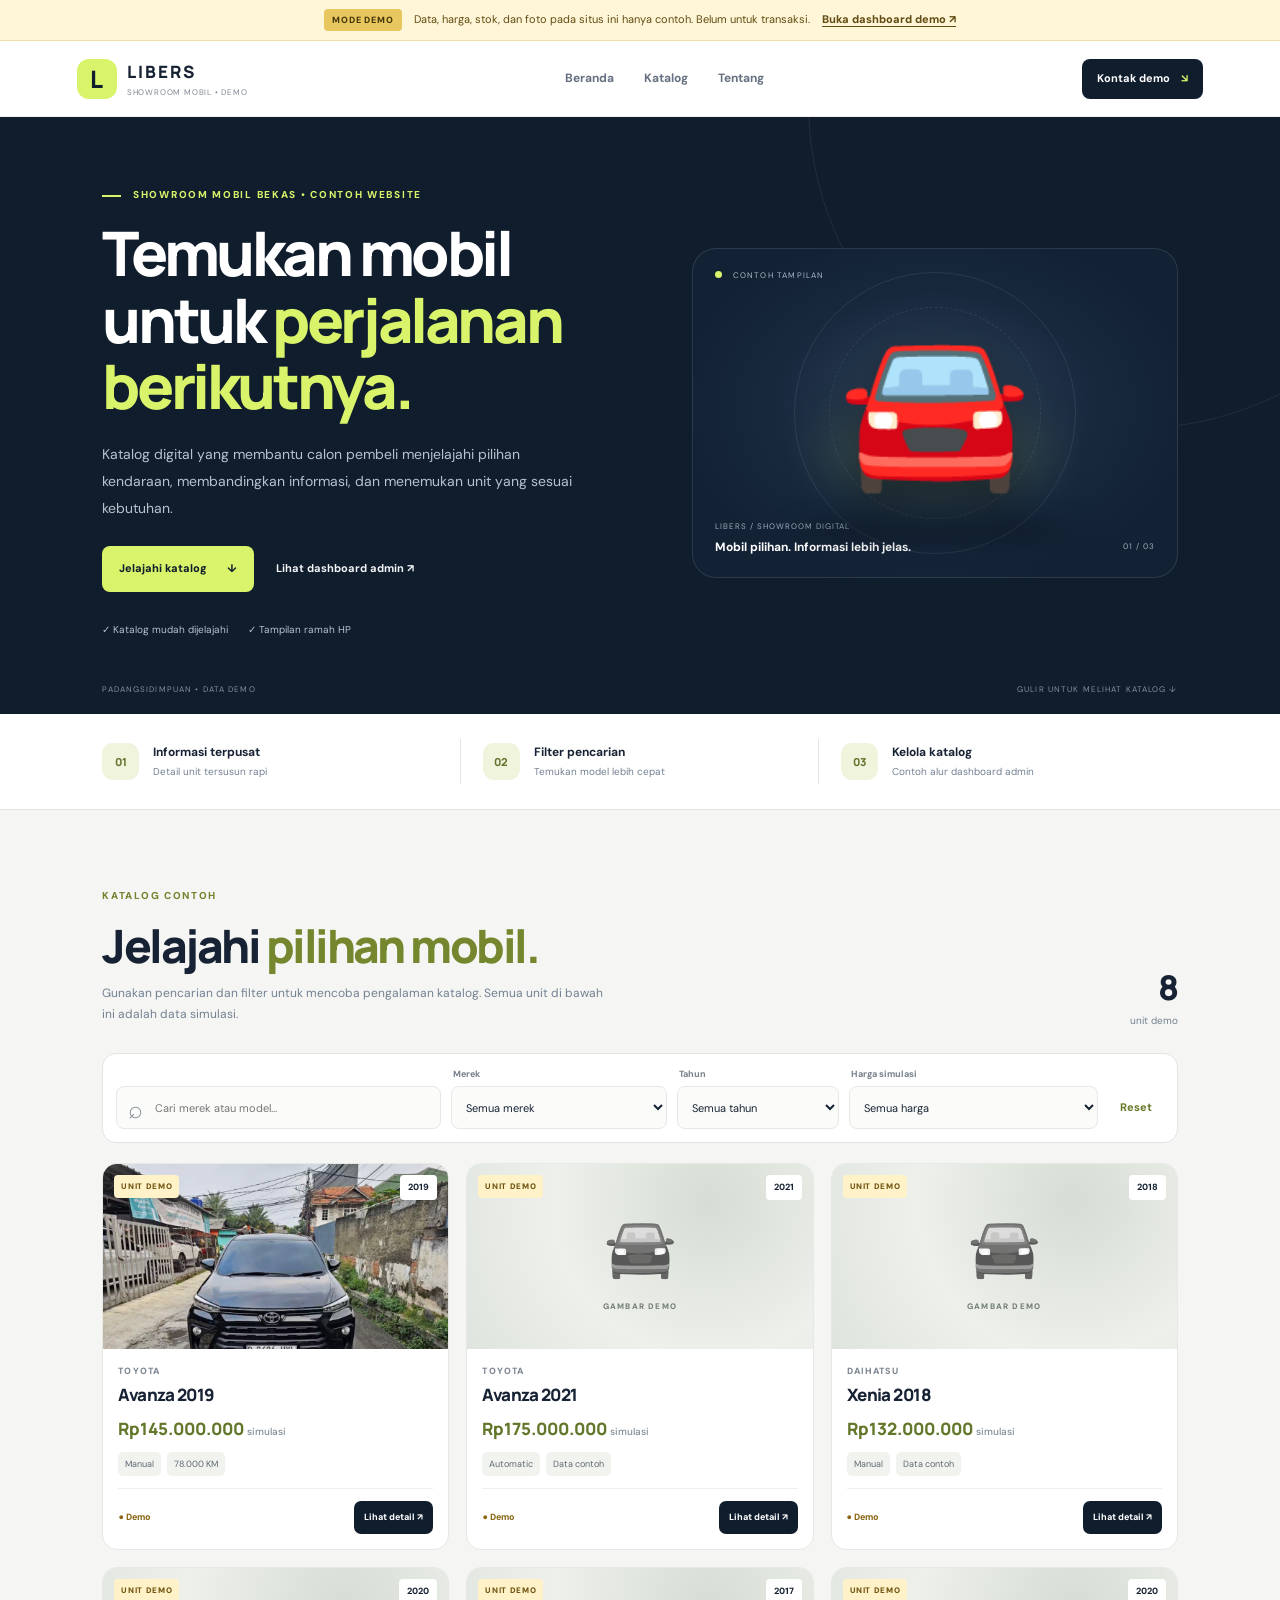
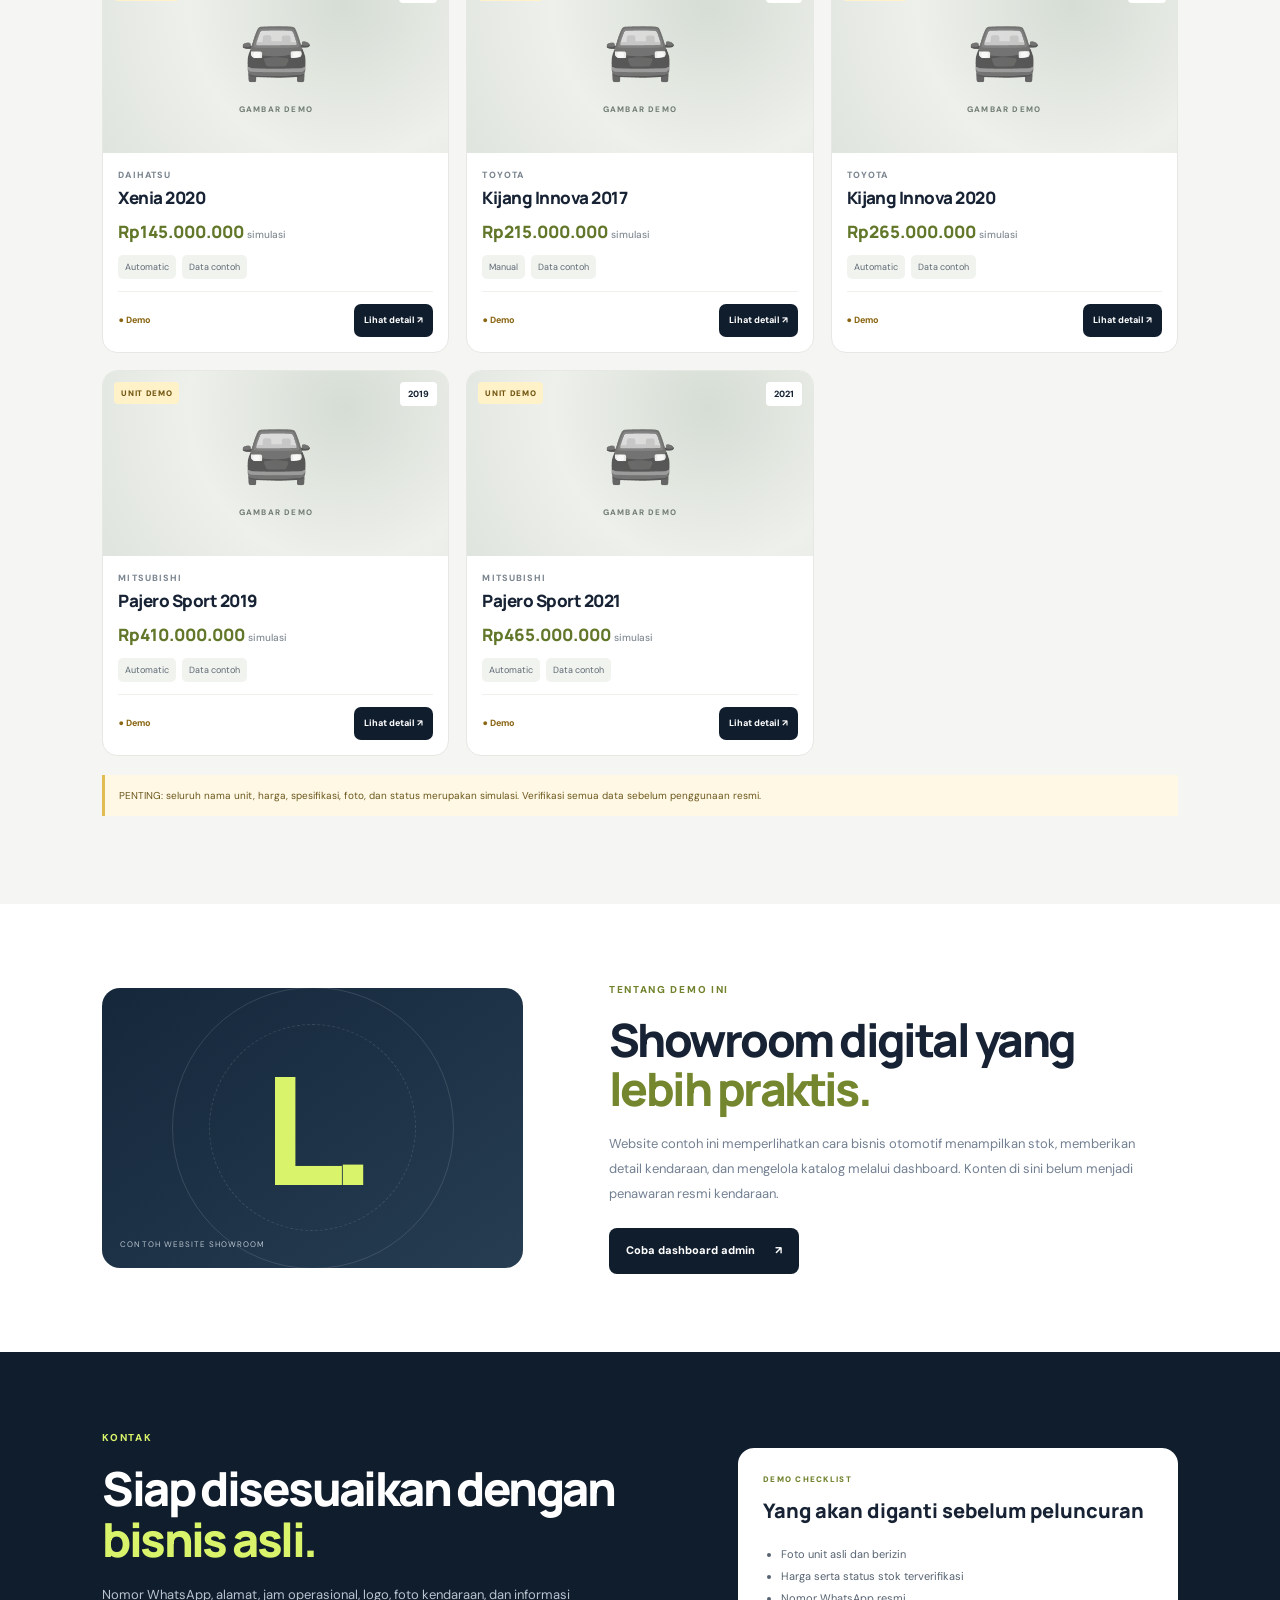
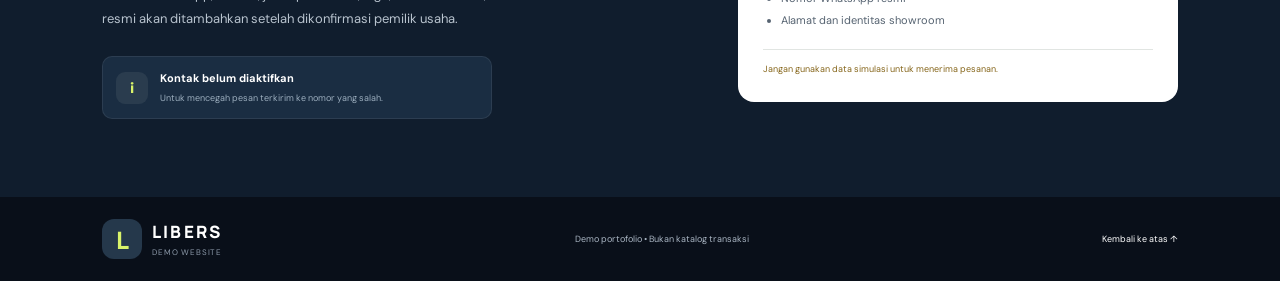
<file: index.html>
<!doctype html>
<html lang="id">
<head>
  <meta charset="UTF-8">
  <meta name="viewport" content="width=device-width, initial-scale=1">
  <meta name="theme-color" content="#101d2d">
  <meta name="description" content="Demo katalog mobil bekas Showroom Libers. Data dan harga pada halaman ini hanya simulasi.">
  <title>Showroom Libers | Demo Katalog Mobil</title>
  <link rel="preconnect" href="https://fonts.googleapis.com">
  <link rel="preconnect" href="https://fonts.gstatic.com" crossorigin>
  <link href="https://fonts.googleapis.com/css2?family=DM+Sans:wght@400;500;600;700&family=Manrope:wght@500;600;700;800&display=swap" rel="stylesheet">
  <link rel="stylesheet" href="style.css">
</head>
<body>
  <div class="demo-banner"><span class="demo-pill">MODE DEMO</span><span>Data, harga, stok, dan foto pada situs ini hanya contoh. Belum untuk transaksi.</span><a href="admin-demo.html">Buka dashboard demo ↗</a></div>
  <header class="site-header">
    <a class="brand" href="#beranda" aria-label="Showroom Libers, beranda"><span class="brand-mark">L</span><span><strong>LIBERS</strong><small>SHOWROOM MOBIL • DEMO</small></span></a>
    <nav><a href="#beranda">Beranda</a><a href="#katalog">Katalog</a><a href="#tentang">Tentang</a></nav>
    <a class="header-contact" href="#kontak">Kontak demo <span>↘</span></a>
  </header>
  <main>
    <section class="hero" id="beranda">
      <div class="hero-copy">
        <p class="eyebrow"><span></span> SHOWROOM MOBIL BEKAS • CONTOH WEBSITE</p>
        <h1>Temukan mobil untuk <em>perjalanan berikutnya.</em></h1>
        <p class="hero-lead">Katalog digital yang membantu calon pembeli menjelajahi pilihan kendaraan, membandingkan informasi, dan menemukan unit yang sesuai kebutuhan.</p>
        <div class="hero-actions"><a class="button button-lime" href="#katalog">Jelajahi katalog <span>↓</span></a><a class="text-link" href="admin-demo.html">Lihat dashboard admin ↗</a></div>
        <div class="hero-points"><span>✓ Katalog mudah dijelajahi</span><span>✓ Tampilan ramah HP</span></div>
      </div>
      <div class="hero-art">
        <div class="hero-art-top"><span class="dot"></span> CONTOH TAMPILAN</div>
        <div class="hero-car"><div class="car-glow"></div><div class="car-emoji">🚘</div><div class="car-shadow"></div></div>
        <div class="hero-caption"><span>LIBERS / SHOWROOM DIGITAL</span><strong>Mobil pilihan. Informasi lebih jelas.</strong></div>
        <div class="hero-number">01 / 03</div>
      </div>
      <div class="hero-foot"><span>PADANGSIDIMPUAN • DATA DEMO</span><span>GULIR UNTUK MELIHAT KATALOG ↓</span></div>
    </section>
    <section class="benefits">
      <div><span class="benefit-no">01</span><div><strong>Informasi terpusat</strong><small>Detail unit tersusun rapi</small></div></div>
      <div><span class="benefit-no">02</span><div><strong>Filter pencarian</strong><small>Temukan model lebih cepat</small></div></div>
      <div><span class="benefit-no">03</span><div><strong>Kelola katalog</strong><small>Contoh alur dashboard admin</small></div></div>
    </section>
    <section class="catalog section-pad" id="katalog">
      <div class="section-heading"><div><p class="eyebrow eyebrow-dark">KATALOG CONTOH</p><h2>Jelajahi <em>pilihan mobil.</em></h2><p class="section-intro">Gunakan pencarian dan filter untuk mencoba pengalaman katalog. Semua unit di bawah ini adalah data simulasi.</p></div><div class="count"><strong id="resultCount">8</strong><span>unit demo</span></div></div>
      <div class="filters">
        <label class="search"><span>⌕</span><input id="searchInput" type="search" placeholder="Cari merek atau model..." aria-label="Cari mobil"></label>
        <label><small>Merek</small><select id="brandFilter"><option value="all">Semua merek</option><option value="Toyota">Toyota</option><option value="Daihatsu">Daihatsu</option><option value="Mitsubishi">Mitsubishi</option></select></label>
        <label><small>Tahun</small><select id="yearFilter"><option value="all">Semua tahun</option><option>2017</option><option>2018</option><option>2019</option><option>2020</option><option>2021</option></select></label>
        <label><small>Harga simulasi</small><select id="priceFilter"><option value="all">Semua harga</option><option value="low">Di bawah Rp150 juta</option><option value="mid">Rp150–250 juta</option><option value="high">Di atas Rp250 juta</option></select></label>
        <button class="reset-button" id="resetFilters" type="button">Reset</button>
      </div>
      <div class="car-grid" id="carGrid" aria-live="polite"></div>
      <div class="empty-state" id="emptyState" hidden><h3>Belum ada unit yang cocok</h3><p>Coba ubah kata kunci atau filter pencarian.</p><button class="button button-dark" id="emptyReset" type="button">Tampilkan semua unit</button></div>
      <p class="catalog-note">PENTING: seluruh nama unit, harga, spesifikasi, foto, dan status merupakan simulasi. Verifikasi semua data sebelum penggunaan resmi.</p>
    </section>
    <section class="about section-pad" id="tentang"><div class="about-art"><span class="about-big">L.</span><span class="about-tag">CONTOH WEBSITE SHOWROOM</span></div><div><p class="eyebrow eyebrow-dark">TENTANG DEMO INI</p><h2>Showroom digital yang <em>lebih praktis.</em></h2><p>Website contoh ini memperlihatkan cara bisnis otomotif menampilkan stok, memberikan detail kendaraan, dan mengelola katalog melalui dashboard. Konten di sini belum menjadi penawaran resmi kendaraan.</p><a class="button button-dark" href="admin-demo.html">Coba dashboard admin <span>↗</span></a></div></section>
    <section class="contact section-pad" id="kontak"><div><p class="eyebrow">KONTAK</p><h2>Siap disesuaikan dengan <em>bisnis asli.</em></h2><p>Nomor WhatsApp, alamat, jam operasional, logo, foto kendaraan, dan informasi resmi akan ditambahkan setelah dikonfirmasi pemilik usaha.</p><div class="contact-placeholder"><span>i</span><div><strong>Kontak belum diaktifkan</strong><small>Untuk mencegah pesan terkirim ke nomor yang salah.</small></div></div></div><div class="contact-card"><span class="card-kicker">DEMO CHECKLIST</span><strong>Yang akan diganti sebelum peluncuran</strong><ul><li>Foto unit asli dan berizin</li><li>Harga serta status stok terverifikasi</li><li>Nomor WhatsApp resmi</li><li>Alamat dan identitas showroom</li></ul><span class="checklist-note">Jangan gunakan data simulasi untuk menerima pesanan.</span></div></section>
  </main>
  <footer class="footer"><a class="brand" href="#beranda"><span class="brand-mark">L</span><span><strong>LIBERS</strong><small>DEMO WEBSITE</small></span></a><span>Demo portofolio • Bukan katalog transaksi</span><a href="#beranda">Kembali ke atas ↑</a></footer>
  <dialog id="carDialog" class="car-dialog"><button class="dialog-close" id="dialogClose" aria-label="Tutup detail">×</button><div id="dialogContent"></div></dialog>
  <script src="script.js"></script>
</body>
</html>
</file>
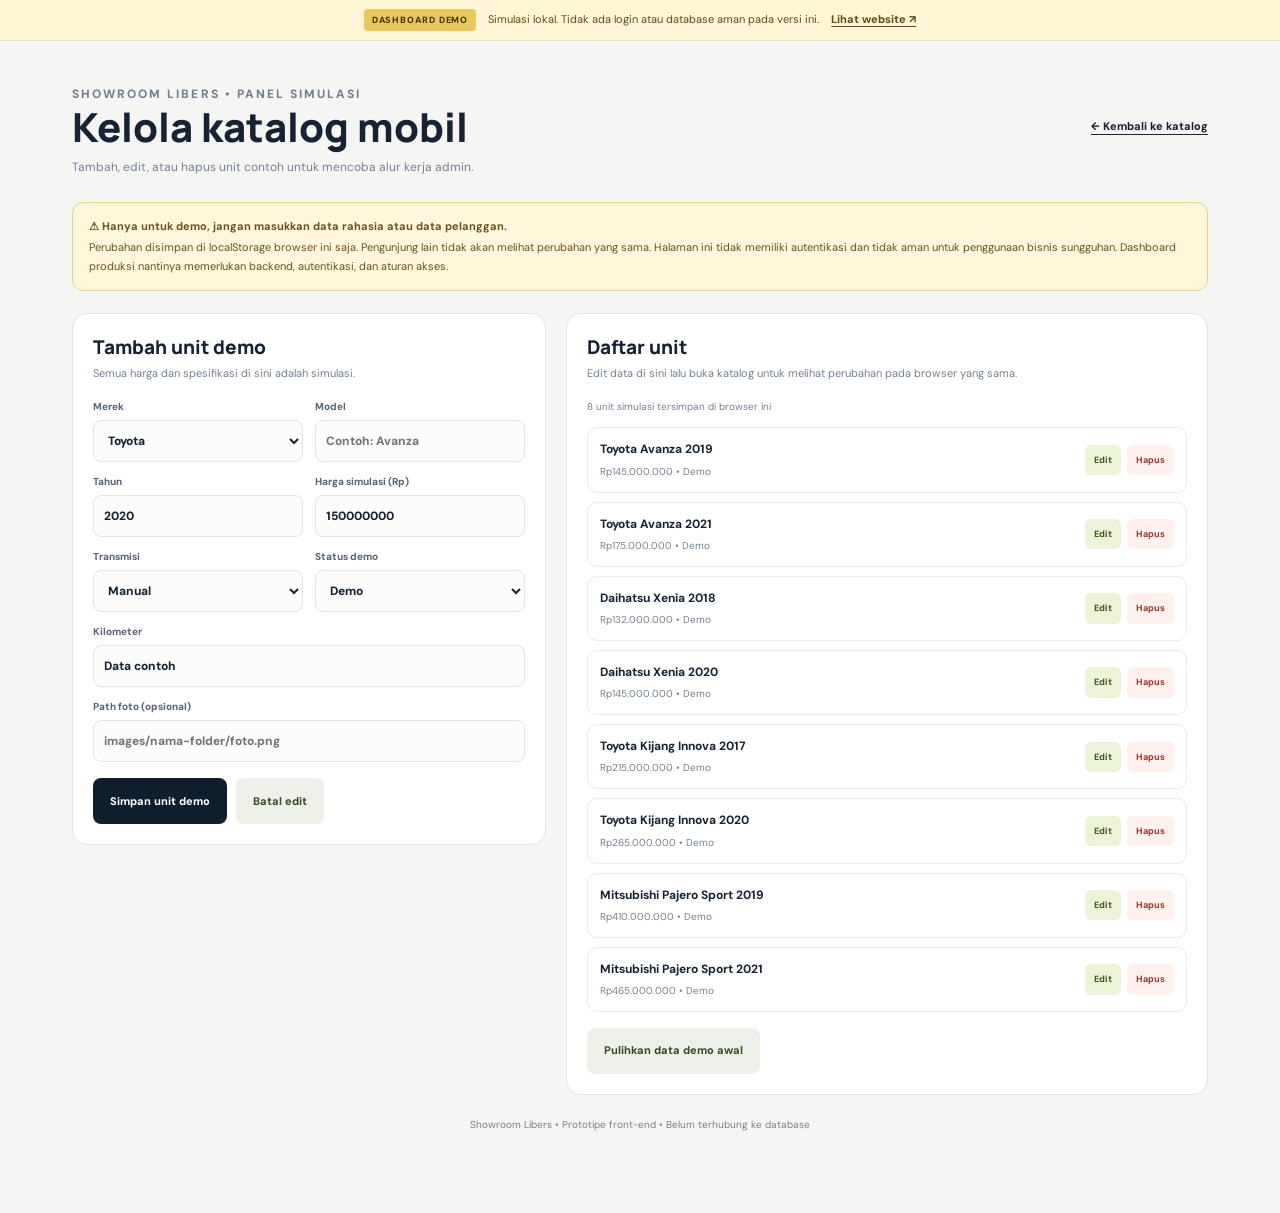
<file: admin-demo.html>
<!doctype html>
<html lang="id">
<head>
  <meta charset="UTF-8"><meta name="viewport" content="width=device-width, initial-scale=1">
  <meta name="theme-color" content="#101d2d">
  <title>Dashboard Demo | Showroom Libers</title>
  <link rel="preconnect" href="https://fonts.googleapis.com"><link rel="preconnect" href="https://fonts.gstatic.com" crossorigin>
  <link href="https://fonts.googleapis.com/css2?family=DM+Sans:wght@400;500;600;700&family=Manrope:wght@500;600;700;800&display=swap" rel="stylesheet">
  <link rel="stylesheet" href="style.css">
  <style>
    .admin-wrap{max-width:1180px;margin:0 auto;padding:35px 22px 70px}.admin-top{display:flex;justify-content:space-between;align-items:center;gap:16px;margin-bottom:25px}.admin-top h1{font:800 clamp(28px,4vw,40px)/1.1 var(--display);margin:0}.admin-top p{font-size:12px;color:var(--muted);margin:9px 0 0}.back-link{font-size:11px;font-weight:800;text-decoration:underline;text-underline-offset:4px}.warning{padding:14px 16px;border:1px solid #e8d18b;background:#fff6dc;color:#69531a;border-radius:11px;font-size:11px;line-height:1.7;margin-bottom:22px}.warning strong{display:block;margin-bottom:3px}.admin-grid{display:grid;grid-template-columns:.85fr 1.15fr;gap:20px;align-items:start}.panel{background:#fff;border:1px solid var(--line);border-radius:15px;padding:20px;min-width:0}.panel h2{font:800 19px var(--display);margin:0 0 5px}.panel-intro{font-size:11px;color:var(--muted);margin:0 0 17px}.form-grid{display:grid;grid-template-columns:1fr 1fr;gap:12px}.form-grid label{display:flex;flex-direction:column;gap:5px;font-size:10px;font-weight:800;color:#596575}.form-grid label.full{grid-column:1/-1}.form-grid input,.form-grid select{height:42px;border:1px solid var(--line);border-radius:8px;padding:0 10px;min-width:0;background:#fcfcfa;font-size:12px;color:var(--ink)}.form-actions{display:flex;gap:9px;flex-wrap:wrap;margin-top:16px}.secondary{background:#eef1e9;color:#3c4b22}.admin-list{display:flex;flex-direction:column;gap:9px}.admin-row{display:flex;justify-content:space-between;align-items:center;gap:12px;padding:12px;border:1px solid #e9ece7;border-radius:10px}.admin-row strong{display:block;font-size:12px}.admin-row small{display:block;color:var(--muted);font-size:10px;margin-top:4px}.admin-row-actions{display:flex;gap:6px;flex-shrink:0}.admin-row-actions button{border:0;border-radius:6px;padding:8px 9px;font-size:9px;font-weight:800;cursor:pointer}.edit-btn{background:#edf3d8;color:#46591c}.delete-btn{background:#fff0ee;color:#9c3c30}.admin-count{font-size:10px;color:var(--muted);margin-bottom:12px}.admin-footer{text-align:center;font-size:10px;color:var(--muted);margin-top:22px}
    @media(max-width:800px){.admin-grid{grid-template-columns:1fr}.admin-wrap{padding:25px 16px 55px}.panel{padding:16px}.admin-top{align-items:flex-start}.admin-top .brand{display:none}}
    @media(max-width:420px){.form-grid{grid-template-columns:1fr}.form-grid label.full{grid-column:auto}.admin-row{align-items:flex-start}.admin-row-actions{flex-direction:column}.admin-row-actions button{min-width:54px}}
  </style>
</head>
<body>
  <div class="demo-banner"><span class="demo-pill">DASHBOARD DEMO</span><span>Simulasi lokal. Tidak ada login atau database aman pada versi ini.</span><a href="index.html">Lihat website ↗</a></div>
  <main class="admin-wrap">
    <div class="admin-top"><div><p class="eyebrow eyebrow-dark">SHOWROOM LIBERS • PANEL SIMULASI</p><h1>Kelola katalog mobil</h1><p>Tambah, edit, atau hapus unit contoh untuk mencoba alur kerja admin.</p></div><a class="back-link" href="index.html">← Kembali ke katalog</a></div>
    <div class="warning"><strong>⚠ Hanya untuk demo, jangan masukkan data rahasia atau data pelanggan.</strong>Perubahan disimpan di localStorage browser ini saja. Pengunjung lain tidak akan melihat perubahan yang sama. Halaman ini tidak memiliki autentikasi dan tidak aman untuk penggunaan bisnis sungguhan. Dashboard produksi nantinya memerlukan backend, autentikasi, dan aturan akses.</div>
    <div class="admin-grid">
      <section class="panel"><h2 id="formTitle">Tambah unit demo</h2><p class="panel-intro">Semua harga dan spesifikasi di sini adalah simulasi.</p>
        <form id="carForm">
          <input type="hidden" id="carId">
          <div class="form-grid">
            <label>Merek<select id="make" required><option>Toyota</option><option>Daihatsu</option><option>Mitsubishi</option><option>Honda</option><option>Suzuki</option></select></label>
            <label>Model<input id="model" maxlength="60" placeholder="Contoh: Avanza" required></label>
            <label>Tahun<input id="year" type="number" min="1990" max="2035" value="2020" required></label>
            <label>Harga simulasi (Rp)<input id="price" type="number" min="0" step="100000" value="150000000" required></label>
            <label>Transmisi<select id="transmission"><option>Manual</option><option>Automatic</option><option>Data contoh</option></select></label>
            <label>Status demo<select id="status"><option>Demo</option><option>Contoh terjual</option><option>Contoh tersedia</option></select></label>
            <label class="full">Kilometer<input id="km" maxlength="30" value="Data contoh" placeholder="Contoh: 50.000 KM"></label>
            <label class="full">Path foto (opsional)<input id="image" maxlength="180" placeholder="images/nama-folder/foto.png"></label>
          </div>
          <div class="form-actions"><button class="button button-dark" type="submit" id="saveButton">Simpan unit demo</button><button class="button secondary" type="button" id="cancelEdit" hidden>Batal edit</button></div>
        </form>
      </section>
      <section class="panel"><h2>Daftar unit</h2><p class="panel-intro">Edit data di sini lalu buka katalog untuk melihat perubahan pada browser yang sama.</p><div class="admin-count" id="adminCount"></div><div class="admin-list" id="adminList"></div><div class="form-actions"><button class="button secondary" type="button" id="resetDemo">Pulihkan data demo awal</button></div></section>
    </div>
    <p class="admin-footer">Showroom Libers • Prototipe front-end • Belum terhubung ke database</p>
  </main>
  <script src="admin-demo.js"></script>
</body>
</html>
</file>
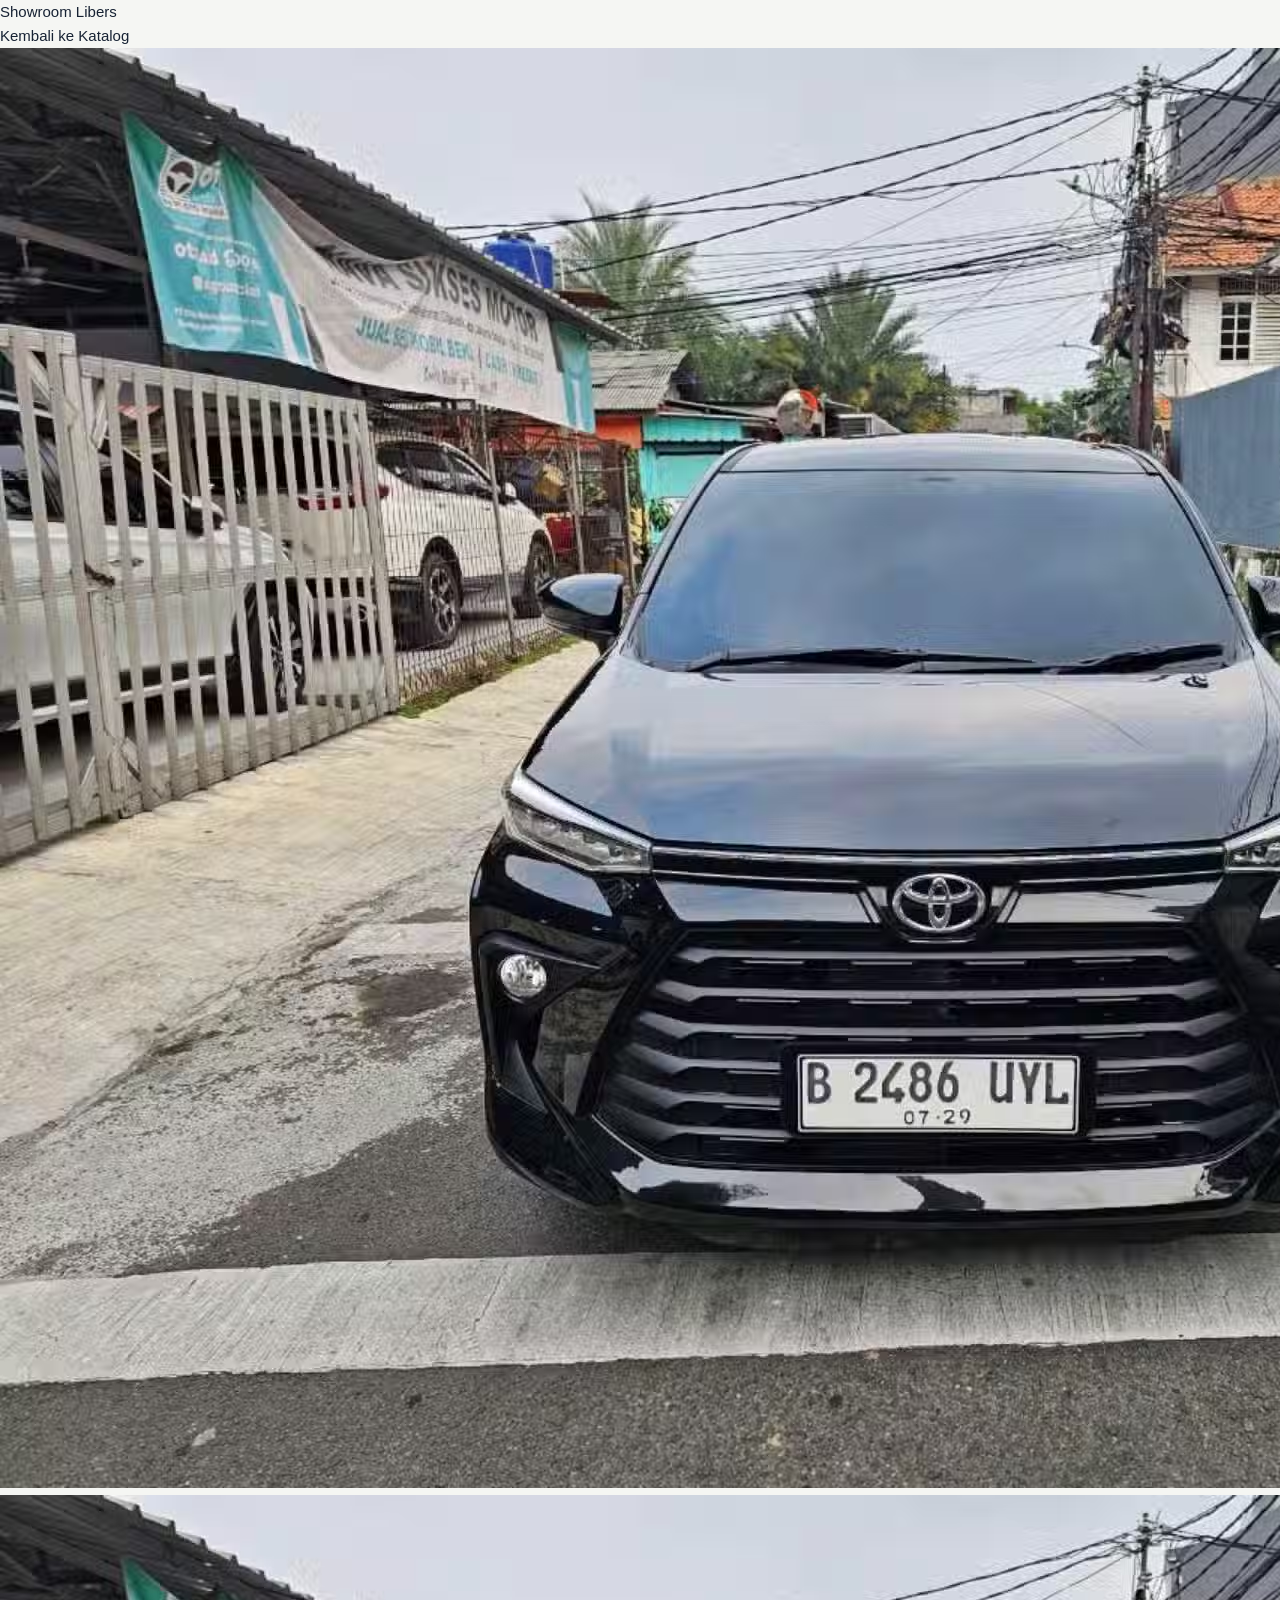
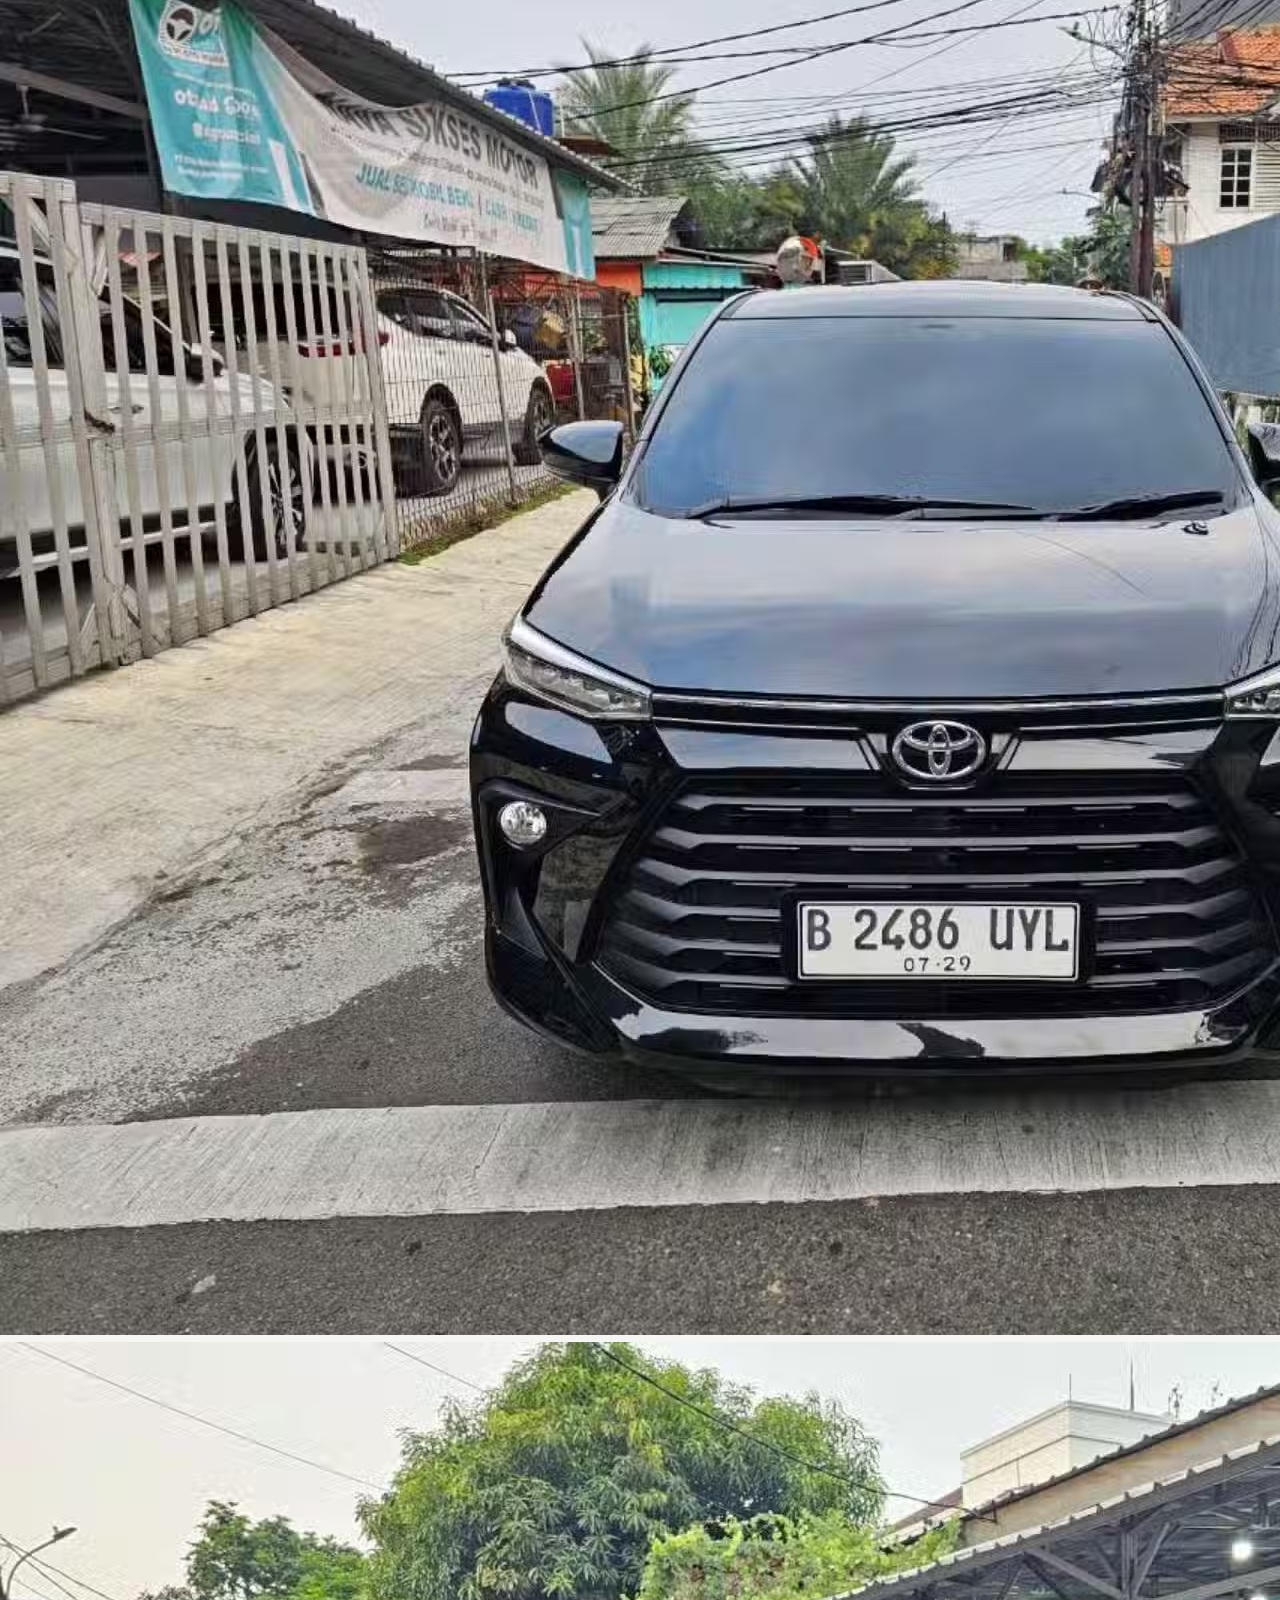
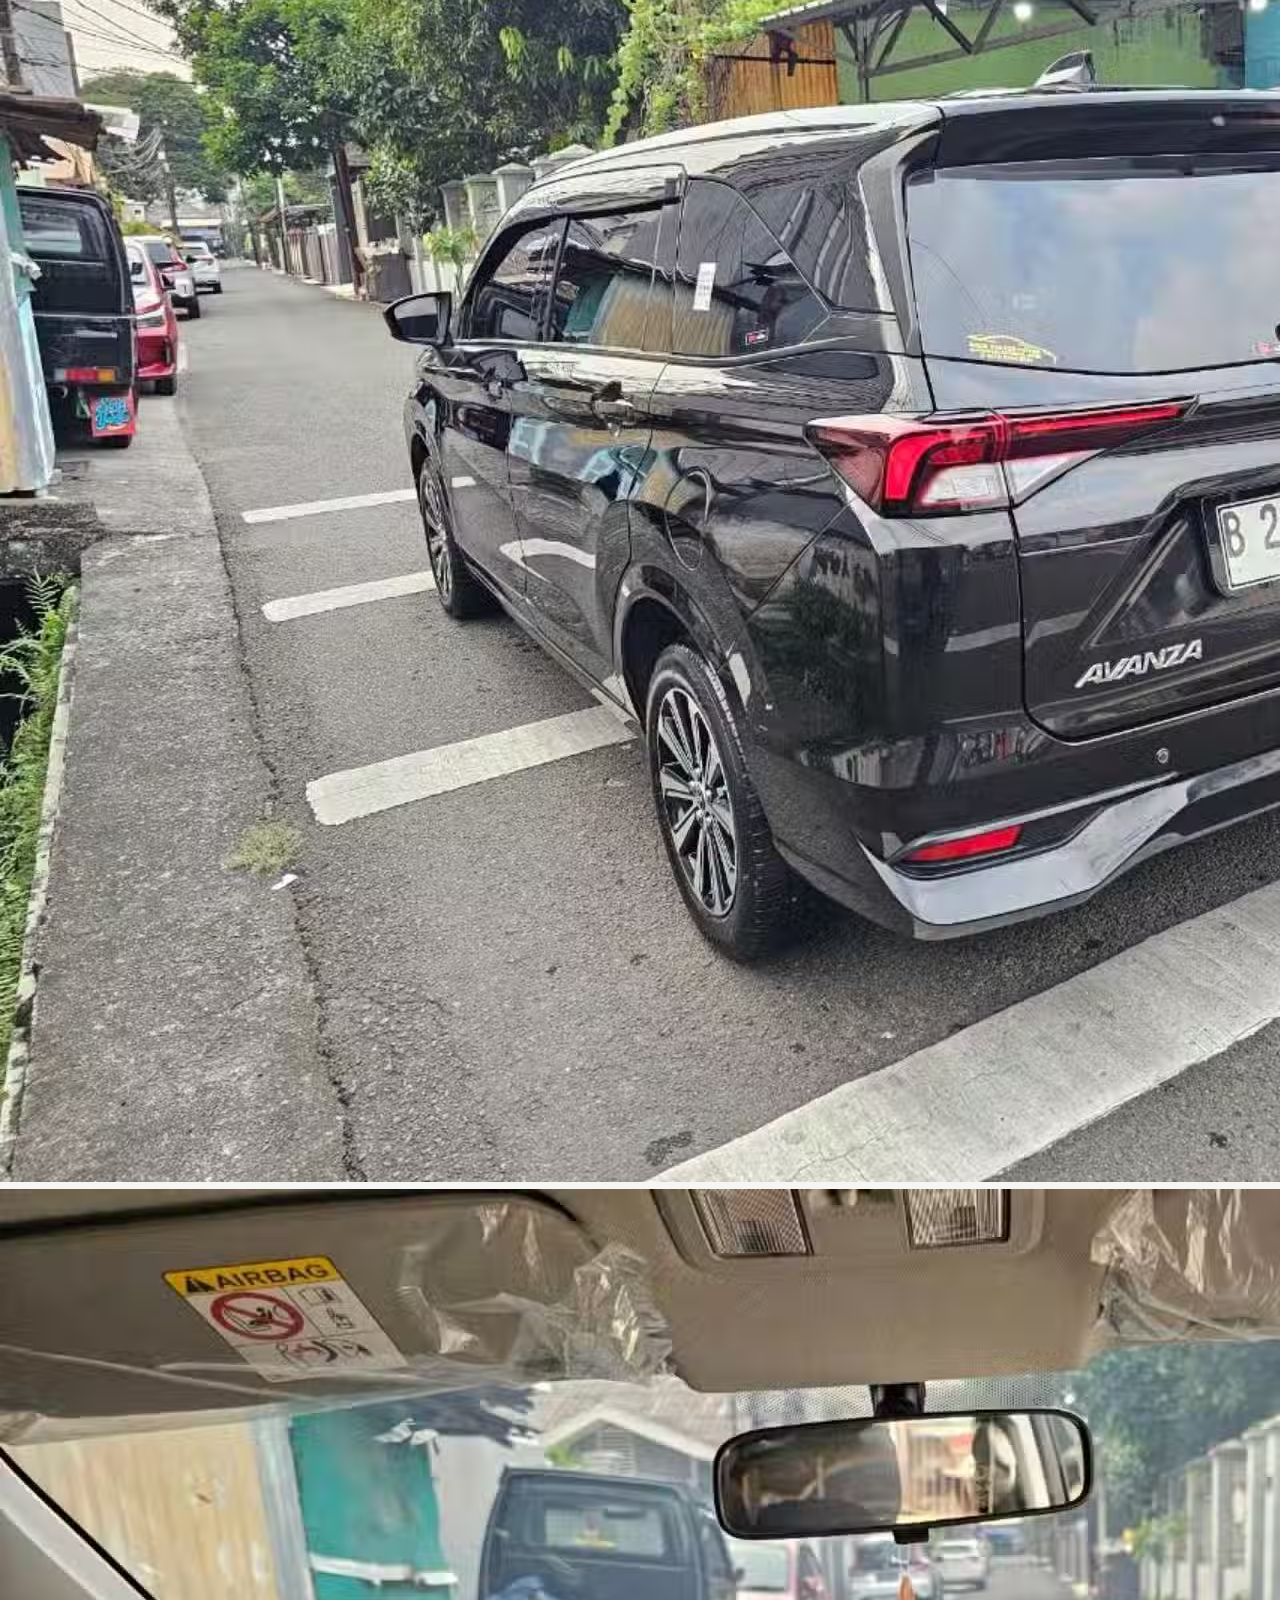
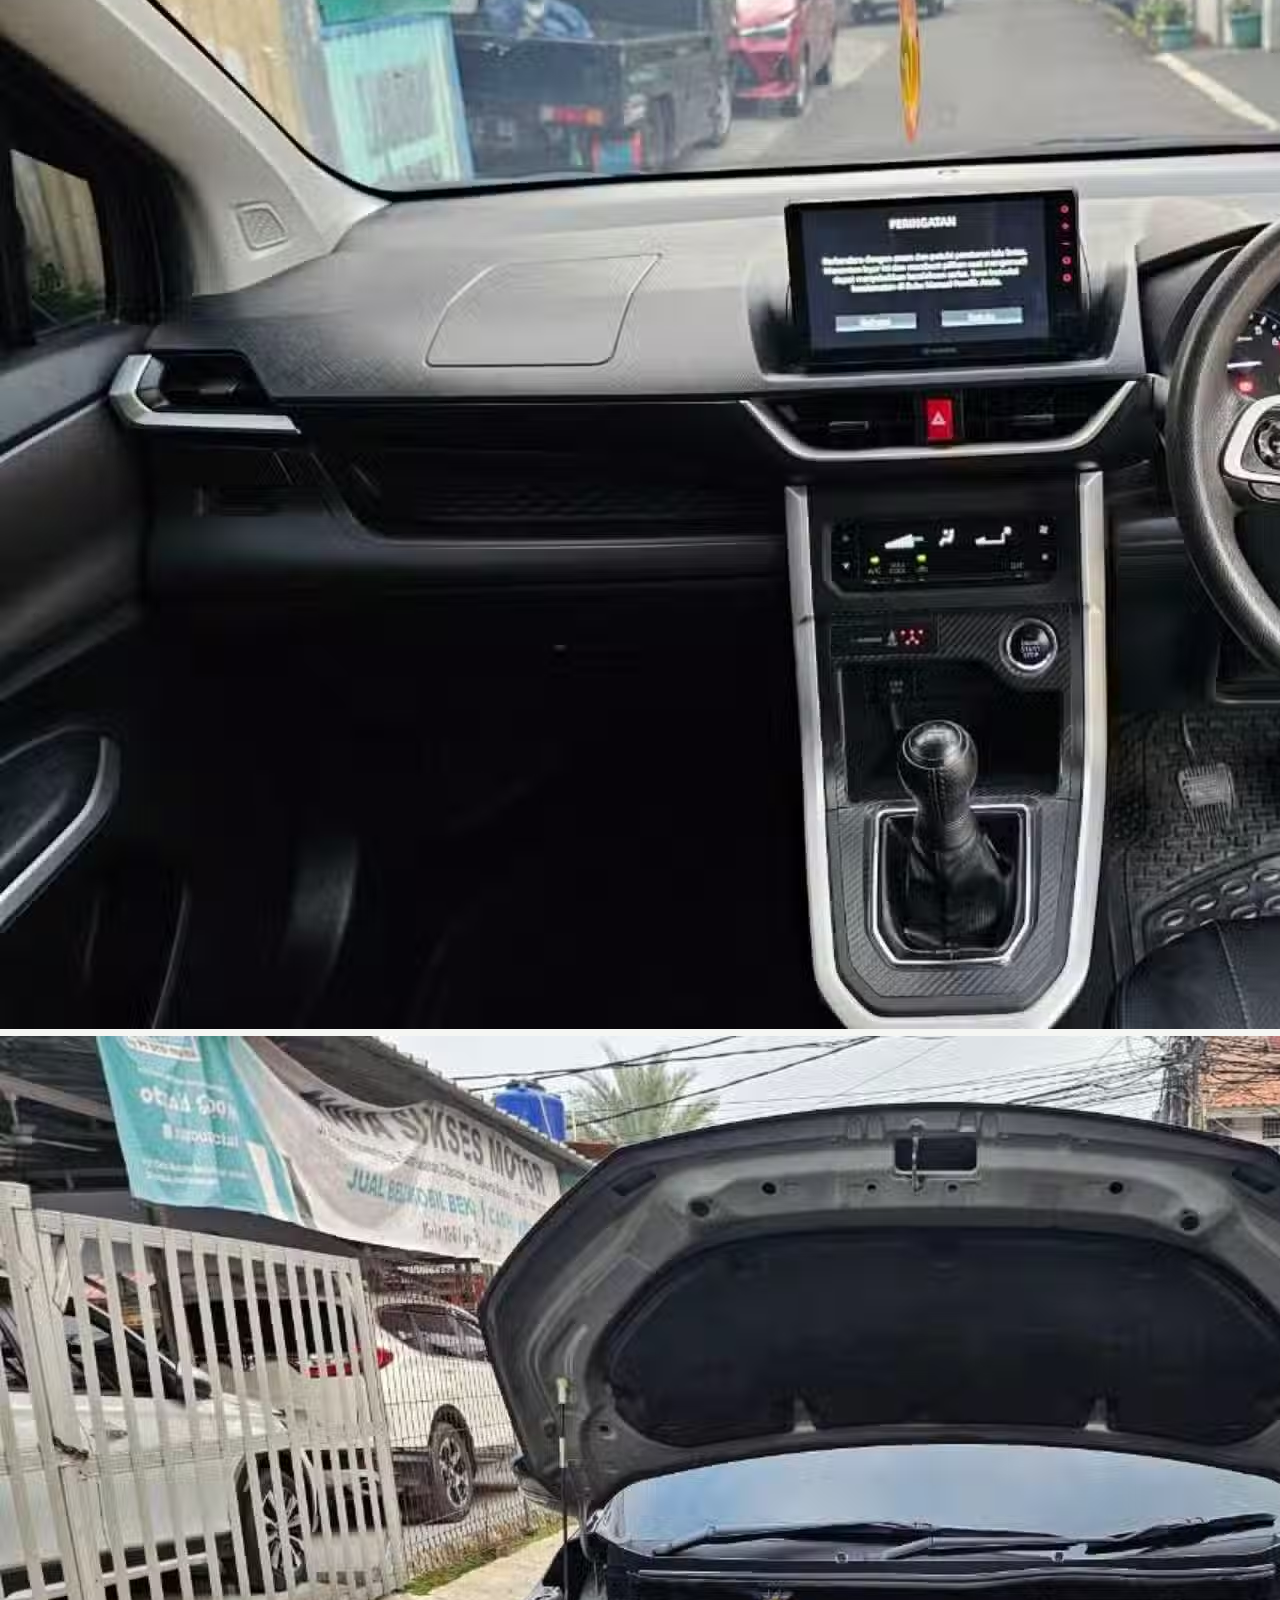
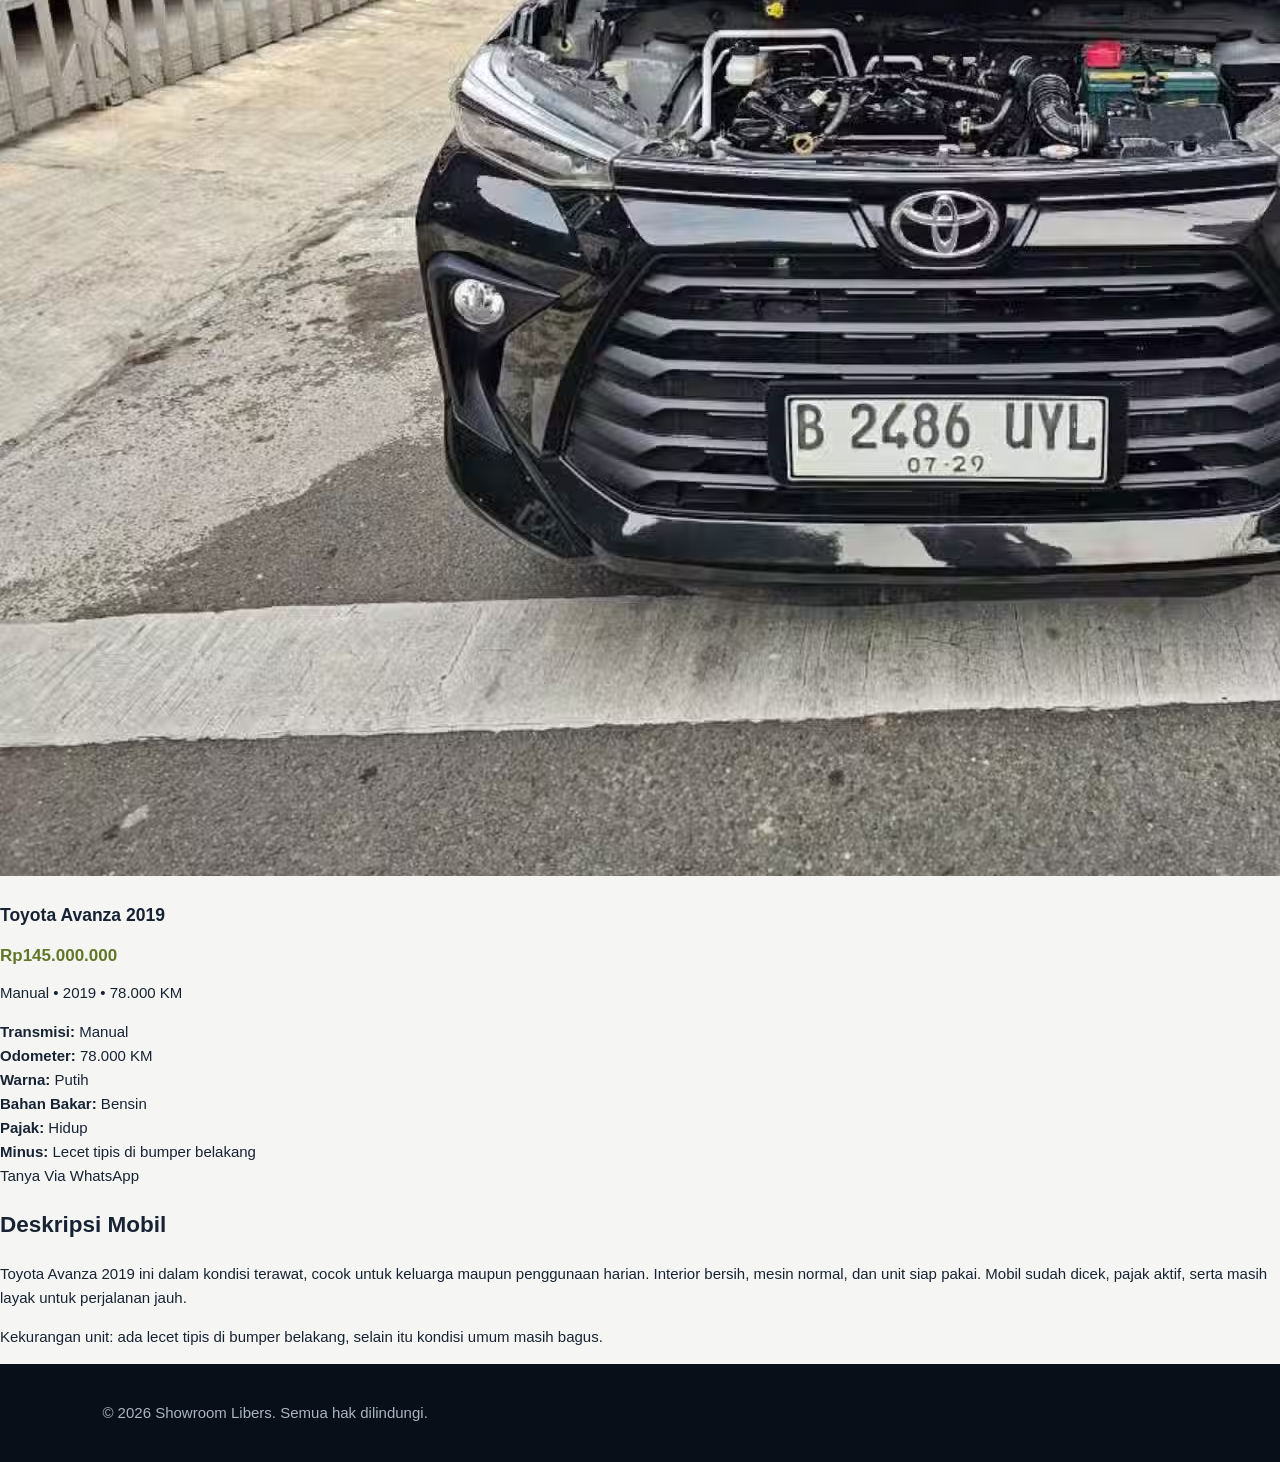
<file: avanza-2019.html>
<!DOCTYPE html>
<html lang="id">
<head>
  <meta charset="UTF-8" />
  <meta name="viewport" content="width=device-width, initial-scale=1.0" />
  <title>Toyota Avanza 2019 | Showroom Libers</title>
  <link rel="stylesheet" href="style.css" />
</head>
<body>
  <header class="header">
    <div class="logo">Showroom Libers</div>
    <nav class="nav">
      <a href="index.html">Kembali ke Katalog</a>
    </nav>
  </header>

  <main class="detail-page">
    <section class="detail-hero">
      <div class="detail-gallery">
        <img id="mainImage" class="main-image" src="images/avanza-2019/depan.png" alt="Toyota Avanza 2019 depan" />
        <div class="thumbs">
          <!-- FIX: tambah class "active" di thumb pertama -->
          <img class="thumb active" src="images/avanza-2019/depan.png" data-large="images/avanza-2019/depan.png" alt="Toyota Avanza depan" />
          <img class="thumb" src="images/avanza-2019/belakang.png" data-large="images/avanza-2019/belakang.png" alt="Toyota Avanza belakang" />
          <img class="thumb" src="images/avanza-2019/dalam.png" data-large="images/avanza-2019/dalam.png" alt="Toyota Avanza dalam" />
          <img class="thumb" src="images/avanza-2019/mesin.png" data-large="images/avanza-2019/mesin.png" alt="Toyota Avanza mesin" />
        </div>
      </div>

      <aside class="detail-info">
        <h1>Toyota Avanza 2019</h1>
        <p class="price">Rp145.000.000</p>
        <p class="badges">Manual • 2019 • 78.000 KM</p>

        <div class="spec-list">
          <div><strong>Transmisi:</strong> Manual</div>
          <div><strong>Odometer:</strong> 78.000 KM</div>
          <div><strong>Warna:</strong> Putih</div>
          <div><strong>Bahan Bakar:</strong> Bensin</div>
          <div><strong>Pajak:</strong> Hidup</div>
          <div><strong>Minus:</strong> Lecet tipis di bumper belakang</div>
        </div>

        <a class="btn-primary" href="https://wa.me/6282345678901?text=Saya%20tertarik%20dengan%20Toyota%20Avanza%202019" target="_blank" rel="noopener noreferrer">
          Tanya Via WhatsApp
        </a>
      </aside>
    </section>

    <section class="detail-description">
      <h2>Deskripsi Mobil</h2>
      <p>
        Toyota Avanza 2019 ini dalam kondisi terawat, cocok untuk keluarga maupun penggunaan harian.
        Interior bersih, mesin normal, dan unit siap pakai. Mobil sudah dicek, pajak aktif, serta masih layak untuk perjalanan jauh.
      </p>
      <p>
        Kekurangan unit: ada lecet tipis di bumper belakang, selain itu kondisi umum masih bagus.
      </p>
    </section>
  </main>

  <footer class="footer">
    <p>© 2026 Showroom Libers. Semua hak dilindungi.</p>
  </footer>

  <script src="script.js"></script>
</body>
</html>
</file>
<file: style.css>
:root{--navy:#101d2d;--navy2:#1a2b40;--ink:#172334;--muted:#738092;--paper:#f5f6f3;--line:#e1e5e2;--lime:#d9f36a;--white:#fff;--radius:18px;--body:"DM Sans",Arial,sans-serif;--display:"Manrope","DM Sans",sans-serif}
*{box-sizing:border-box}html{scroll-behavior:smooth;scroll-padding-top:90px}body{margin:0;background:var(--paper);color:var(--ink);font:15px/1.6 var(--body);-webkit-font-smoothing:antialiased}a{color:inherit;text-decoration:none}button,input,select{font:inherit}button,a,select{-webkit-tap-highlight-color:transparent}button:focus-visible,a:focus-visible,input:focus-visible,select:focus-visible{outline:3px solid #91ac36;outline-offset:3px}.demo-banner{display:flex;align-items:center;justify-content:center;gap:12px;flex-wrap:wrap;padding:9px 16px;background:#fff5d7;color:#614d13;font-size:11px;text-align:center;border-bottom:1px solid #efdfad}.demo-pill{background:#e8c75e;color:#44350a;font-size:9px;font-weight:800;letter-spacing:.1em;padding:4px 8px;border-radius:4px}.demo-banner a{font-weight:800;text-decoration:underline;text-underline-offset:3px}.site-header{height:76px;display:flex;align-items:center;justify-content:space-between;padding:0 6%;background:#fff;border-bottom:1px solid #edf0ec;position:sticky;top:0;z-index:20}.brand{display:flex;align-items:center;gap:10px}.brand-mark{width:40px;height:40px;display:grid;place-items:center;background:var(--lime);border-radius:12px;color:var(--navy);font:800 24px var(--display)}.brand>span:last-child{display:flex;flex-direction:column;line-height:1.2}.brand strong{font:800 17px var(--display);letter-spacing:.12em}.brand small{font-size:8px;color:#7d8791;letter-spacing:.1em;margin-top:5px}.site-header nav{display:flex;gap:30px;color:#657080;font-size:12px;font-weight:700}.site-header nav a:hover{color:#111}.header-contact{background:var(--navy);color:#fff;padding:11px 15px;border-radius:8px;font-size:11px;font-weight:700}.header-contact span{color:var(--lime);margin-left:8px}
.hero{position:relative;overflow:hidden;min-height:540px;padding:70px 8% 76px;background:var(--navy);color:#fff;display:grid;grid-template-columns:1.05fr .95fr;gap:5%;align-items:center}.hero:before{content:"";position:absolute;width:650px;height:650px;border:1px solid #ffffff12;border-radius:50%;right:-180px;top:-340px}.hero-copy{position:relative;z-index:1;max-width:600px}.eyebrow{margin:0 0 17px;font-size:10px;letter-spacing:.17em;font-weight:800;color:var(--lime)}.eyebrow>span{display:inline-block;width:19px;height:2px;background:var(--lime);vertical-align:middle;margin-right:8px}.hero h1,.section-heading h2,.about h2,.contact h2{font:800 clamp(38px,4.8vw,62px)/1.08 var(--display);letter-spacing:-.055em;margin:0}.hero h1 em,.contact h2 em{font-style:normal;color:var(--lime)}.hero-lead{max-width:480px;margin:22px 0 25px;color:#b7c2ce;font-size:14px;line-height:1.9}.hero-actions{display:flex;align-items:center;gap:22px;flex-wrap:wrap}.button{min-height:46px;padding:12px 17px;display:inline-flex;align-items:center;justify-content:center;gap:20px;border:0;border-radius:8px;font-size:11px;font-weight:800;cursor:pointer}.button-lime{background:var(--lime);color:var(--navy)}.button-dark{background:var(--navy);color:#fff}.text-link{font-size:11px;font-weight:700;color:#f3f5f6}.hero-points{display:flex;gap:20px;flex-wrap:wrap;margin-top:30px;color:#b7c2ce;font-size:10px}.hero-art{position:relative;min-height:330px;border:1px solid #ffffff1c;border-radius:24px;background:radial-gradient(ellipse at 50% 48%,#32455a 0%,#17283d 48%,#132135 75%);display:flex;align-items:center;justify-content:center;overflow:hidden}.hero-art:before,.hero-art:after{content:"";position:absolute;width:280px;height:280px;border:1px solid #ffffff16;border-radius:50%}.hero-art:after{width:210px;height:210px;border-style:dashed}.hero-art-top{position:absolute;top:20px;left:22px;font-size:8px;letter-spacing:.15em;color:#aab7c5}.dot{display:inline-block;width:7px;height:7px;background:var(--lime);border-radius:50%;margin-right:7px}.hero-car{position:relative;z-index:1;width:100%;display:grid;place-items:center}.car-glow{position:absolute;width:230px;height:85px;background:#d9f36a20;filter:blur(25px);border-radius:50%;top:50%}.car-emoji{position:relative;font-size:clamp(90px,12vw,155px);filter:drop-shadow(0 20px 20px #0006);transform:translateY(-3px)}.car-shadow{position:absolute;bottom:-4px;width:60%;height:18px;background:#0005;filter:blur(13px);border-radius:50%}.hero-caption{position:absolute;bottom:20px;left:22px;display:flex;flex-direction:column;gap:5px}.hero-caption span,.hero-number{font-size:8px;letter-spacing:.12em;color:#9eacbb}.hero-caption strong{font-size:12px}.hero-number{position:absolute;right:22px;bottom:24px}.hero-foot{position:absolute;left:8%;right:8%;bottom:18px;display:flex;justify-content:space-between;gap:12px;color:#8190a1;font-size:8px;letter-spacing:.14em}
.benefits{display:grid;grid-template-columns:repeat(3,1fr);padding:25px 8%;background:#fff;border-bottom:1px solid var(--line)}.benefits>div{display:flex;align-items:center;gap:14px;padding:4px 22px;border-right:1px solid var(--line)}.benefits>div:first-child{padding-left:0}.benefits>div:last-child{border:0}.benefit-no{width:37px;height:37px;border-radius:11px;display:grid;place-items:center;background:#f0f4dd;color:#63742d;font:800 11px var(--display)}.benefits>div div{display:flex;flex-direction:column;line-height:1.4}.benefits strong{font-size:12px}.benefits small{font-size:10px;color:var(--muted);margin-top:4px}.section-pad{padding:78px 8%}.catalog{background:var(--paper)}.section-heading{display:flex;align-items:flex-end;justify-content:space-between;gap:24px;margin-bottom:27px}.eyebrow-dark{color:#71832e}.section-heading h2,.about h2{font-size:clamp(31px,4vw,46px);color:var(--ink)}.section-heading h2 em,.about h2 em{font-style:normal;color:#74872e}.section-intro{max-width:510px;color:var(--muted);font-size:12px;line-height:1.8;margin:12px 0 0}.count{display:flex;flex-direction:column;text-align:right;line-height:1.1;flex-shrink:0}.count strong{font:800 34px var(--display);letter-spacing:-.05em}.count span{font-size:10px;color:var(--muted);margin-top:5px}.filters{display:grid;grid-template-columns:1.5fr 1fr .75fr 1.15fr auto;gap:10px;align-items:end;background:#fff;border:1px solid var(--line);padding:13px;border-radius:14px;margin-bottom:20px}.filters label{display:flex;flex-direction:column;min-width:0}.filters label small{font-size:9px;font-weight:800;color:#78818c;margin:0 0 5px 2px}.filters select,.filters input{height:43px;width:100%;min-width:0;border:1px solid #e5e8e4;border-radius:8px;padding:0 10px;background:#fbfcfa;color:var(--ink);font-size:11px}.filters .search{position:relative;justify-content:center}.search>span{position:absolute;left:12px;top:4px;font-size:25px;color:#8a939d}.filters .search input{padding-left:38px}.reset-button{height:43px;padding:0 12px;background:transparent;border:0;color:#677a2b;font-size:11px;font-weight:800;cursor:pointer}.car-grid{display:grid;grid-template-columns:repeat(3,minmax(0,1fr));gap:17px}.car-card{min-width:0;background:#fff;border:1px solid #e5e8e3;border-radius:15px;overflow:hidden;display:flex;flex-direction:column;transition:transform .2s,box-shadow .2s}.car-card:hover{transform:translateY(-3px);box-shadow:0 14px 32px #15263a10}.car-image-wrap{height:185px;position:relative;overflow:hidden;background:#e6e9e4;display:grid;place-items:center}.car-photo{display:block;width:100%;height:100%;object-fit:cover}.car-placeholder{width:100%;height:100%;min-height:150px;display:flex;align-items:center;justify-content:center;flex-direction:column;gap:6px;background:radial-gradient(circle at 70% 20%,#d5ddd4,#eef0eb 55%,#dfe4de);color:#727d74}.car-placeholder span{font-size:58px;filter:grayscale(1);opacity:.8}.car-placeholder small{font-size:8px;letter-spacing:.15em;font-weight:800}.car-placeholder[hidden]{display:none}.demo-stamp{position:absolute;left:11px;top:11px;padding:5px 7px;border-radius:4px;background:#fff2c9;color:#735713;font-size:8px;font-weight:900;letter-spacing:.08em}.car-year{position:absolute;right:11px;top:11px;padding:5px 8px;border-radius:4px;background:#fff;color:var(--ink);font-size:9px;font-weight:800}.car-body{padding:15px;display:flex;flex-direction:column;flex:1}.car-brand{font-size:9px;color:#7b8590;letter-spacing:.12em;font-weight:800;text-transform:uppercase}.car-body h3{font:800 17px/1.35 var(--display);letter-spacing:-.03em;margin:5px 0}.price{font:800 17px var(--display);color:#62772a;margin:5px 0 0}.price small{font:500 10px var(--body);color:#828b93}.specs{display:flex;gap:6px;flex-wrap:wrap;margin:12px 0}.specs span{background:#f1f3ef;color:#5e6973;padding:5px 7px;border-radius:5px;font-size:9px}.card-bottom{margin-top:auto;padding-top:12px;border-top:1px solid #edf0eb;display:flex;justify-content:space-between;align-items:center;gap:8px}.stock-demo{font-size:9px;color:#8b6715;font-weight:800}.card-bottom button{border:0;background:var(--navy);color:#fff;border-radius:7px;padding:9px 10px;font-size:9px;font-weight:800;cursor:pointer}.empty-state{text-align:center;padding:50px 20px;background:#fff;border:1px dashed #cdd4c9;border-radius:14px}.empty-state[hidden]{display:none}.empty-state h3{margin:0;font:800 21px var(--display)}.empty-state p{font-size:12px;color:var(--muted)}.catalog-note{margin-top:19px;padding:12px 14px;border-left:3px solid #e0bd53;background:#fff8e4;color:#6b571d;font-size:10px;line-height:1.7}
.about{display:grid;grid-template-columns:.85fr 1.15fr;align-items:center;gap:8%;background:#fff}.about-art{position:relative;min-height:280px;border-radius:18px;background:linear-gradient(145deg,#15273b,#263d52);overflow:hidden;display:grid;place-items:center}.about-art:before,.about-art:after{content:"";position:absolute;border:1px solid #ffffff20;border-radius:50%;width:280px;height:280px}.about-art:after{width:205px;height:205px;border-style:dashed}.about-big{position:relative;z-index:1;color:var(--lime);font:800 150px var(--display);letter-spacing:-.1em}.about-tag{position:absolute;left:18px;bottom:17px;color:#b8c3ce;font-size:8px;letter-spacing:.13em}.about>div:last-child>p:not(.eyebrow){color:var(--muted);font-size:13px;line-height:1.9;max-width:550px;margin:18px 0 22px}.contact{display:grid;grid-template-columns:1fr .8fr;gap:8%;align-items:center;background:var(--navy);color:#fff}.contact h2{font-size:clamp(32px,4vw,47px)}.contact>div>p:not(.eyebrow){max-width:490px;color:#b8c3ce;font-size:13px;line-height:1.9;margin:18px 0}.contact-placeholder{display:flex;align-items:center;gap:12px;margin-top:24px;padding:13px;background:#1a2d42;border:1px solid #ffffff14;border-radius:10px;max-width:390px}.contact-placeholder>span{width:32px;height:32px;display:grid;place-items:center;border-radius:9px;background:#2a3c4e;color:var(--lime);font-weight:900}.contact-placeholder div{display:flex;flex-direction:column}.contact-placeholder strong{font-size:11px}.contact-placeholder small{font-size:9px;color:#9caebe;margin-top:3px}.contact-card{background:#fff;color:var(--ink);border-radius:16px;padding:25px}.card-kicker{display:block;font-size:8px;letter-spacing:.16em;font-weight:900;color:#71832e;margin-bottom:12px}.contact-card>strong{font:800 20px/1.4 var(--display)}.contact-card ul{padding-left:18px;margin:18px 0;color:#566371;font-size:11px;line-height:2}.checklist-note{display:block;padding-top:12px;border-top:1px solid var(--line);color:#85651a;font-size:9px}.footer{display:flex;align-items:center;justify-content:space-between;gap:18px;padding:22px 8%;background:#090f19;color:#a9b5c2}.footer .brand-mark{background:#25384b;color:var(--lime)}.footer .brand strong{color:#fff}.footer .brand small{color:#8d9aaa}.footer>span,.footer>a:last-child{font-size:9px}.footer>a:last-child{color:#fff}.car-dialog{width:min(580px,calc(100% - 24px));max-height:88vh;overflow:auto;border:0;border-radius:18px;padding:0;background:#fff;color:var(--ink);box-shadow:0 20px 90px #0005}.car-dialog::backdrop{background:#0a1524b8;backdrop-filter:blur(3px)}.dialog-close{position:sticky;top:10px;float:right;margin:10px 10px -44px 0;z-index:3;width:34px;height:34px;border:0;border-radius:50%;background:#fff;color:#172334;font-size:24px;cursor:pointer;box-shadow:0 2px 12px #0002}.detail-modal{padding:24px}.detail-modal>.car-photo,.detail-modal>.car-placeholder{height:220px;min-height:220px;border-radius:12px;margin-bottom:20px}.detail-modal .eyebrow{margin-top:5px}.detail-modal h2{font:800 27px var(--display);margin:0}.detail-modal>p:not(.eyebrow){font-size:12px;line-height:1.8;color:var(--muted)}.modal-stamp{position:static;display:inline-block;margin-bottom:10px}.detail-specs{display:grid;grid-template-columns:repeat(3,1fr);gap:8px;margin:16px 0}.detail-specs>div{padding:11px;border-radius:8px;background:#f3f5f0;display:flex;flex-direction:column;gap:4px}.detail-specs small{font-size:9px;color:var(--muted)}.detail-specs strong{font-size:11px}
@media(max-width:1000px){.site-header{padding:0 4%}.hero{padding-left:6%;padding-right:6%;gap:4%}.section-pad{padding-left:6%;padding-right:6%}.car-grid{grid-template-columns:repeat(2,minmax(0,1fr))}.filters{grid-template-columns:1.3fr 1fr 1fr}.filters .search{grid-column:span 2}.reset-button{grid-column:3}.benefits{padding-left:5%;padding-right:5%}.benefits>div{padding:4px 12px}}
@media(max-width:700px){html{scroll-padding-top:68px}.demo-banner{font-size:9px;gap:7px;padding:8px 10px}.demo-banner a{width:100%}.site-header{height:65px;padding:0 17px}.brand-mark{width:34px;height:34px;font-size:21px}.brand strong{font-size:15px}.brand small{font-size:7px}.site-header nav{display:none}.header-contact{padding:9px 11px;font-size:9px}.hero{display:flex;flex-direction:column;align-items:stretch;gap:0;padding:45px 20px 62px;min-height:auto}.hero h1{font-size:clamp(40px,10.8vw,56px)}.hero-lead{font-size:12px;margin:17px 0 22px}.hero-actions{gap:15px}.hero-points{font-size:9px;gap:12px;margin-top:22px}.hero-art{min-height:260px;margin-top:30px}.hero-caption{left:15px;bottom:15px}.hero-caption strong{font-size:10px}.hero-number{right:15px;bottom:19px}.hero-foot{left:20px;right:20px;font-size:7px;bottom:15px}.benefits{grid-template-columns:1fr;padding:12px 20px}.benefits>div{padding:10px 0;border-right:0;border-bottom:1px solid var(--line)}.benefits>div:last-child{border-bottom:0}.benefit-no{width:33px;height:33px}.benefits strong{font-size:11px}.benefits small{font-size:9px}.section-pad{padding:52px 18px}.section-heading{align-items:flex-start;gap:10px;margin-bottom:21px}.section-heading h2,.about h2{font-size:34px}.section-intro{font-size:11px}.count{padding-top:8px}.count strong{font-size:27px}.count span{font-size:8px;white-space:nowrap}.filters{grid-template-columns:1fr 1fr;gap:8px;padding:10px}.filters .search{grid-column:1/-1}.filters label small{font-size:8px}.filters select,.filters input{font-size:10px;height:40px}.reset-button{grid-column:2;height:35px;justify-self:end}.car-grid{grid-template-columns:repeat(2,minmax(0,1fr));gap:10px}.car-image-wrap{height:125px}.demo-stamp{top:7px;left:7px;font-size:7px;padding:4px 5px}.car-year{top:7px;right:7px;padding:4px 5px;font-size:8px}.car-body{padding:10px}.car-brand{font-size:7px}.car-body h3{font-size:13px}.price{font-size:13px}.price small{font-size:8px}.specs{gap:4px;margin:8px 0}.specs span{font-size:7px;padding:4px}.card-bottom{gap:4px;padding-top:8px}.stock-demo{font-size:7px}.card-bottom button{font-size:8px;padding:8px 6px}.car-placeholder span{font-size:44px}.car-placeholder small{font-size:7px}.catalog-note{font-size:9px}.about{grid-template-columns:1fr;gap:25px}.about-art{min-height:200px}.about-big{font-size:115px}.about h2{max-width:420px}.about>div:last-child>p:not(.eyebrow){font-size:12px}.contact{grid-template-columns:1fr;gap:25px}.contact h2{font-size:35px}.contact>div>p:not(.eyebrow){font-size:12px}.contact-card{padding:19px}.footer{padding:20px 18px;display:grid;grid-template-columns:1fr auto;gap:14px}.footer>span{grid-column:1/-1;grid-row:2}.footer>a:last-child{font-size:8px;text-align:right}.detail-modal{padding:18px}.detail-modal>.car-photo,.detail-modal>.car-placeholder{height:180px;min-height:180px}.detail-specs{grid-template-columns:1fr 1fr}.detail-modal h2{font-size:23px}}
@media(max-width:370px){.hero h1{font-size:38px}.hero-actions{align-items:flex-start;flex-direction:column}.car-grid{grid-template-columns:1fr}.car-image-wrap{height:180px}.car-body h3{font-size:16px}.price{font-size:16px}.specs span{font-size:9px}.stock-demo{font-size:9px}.card-bottom button{font-size:9px;padding:9px}.section-heading h2{font-size:30px}}
@media(prefers-reduced-motion:reduce){html{scroll-behavior:auto}*,*:before,*:after{transition:none!important;animation:none!important}}
</file>
